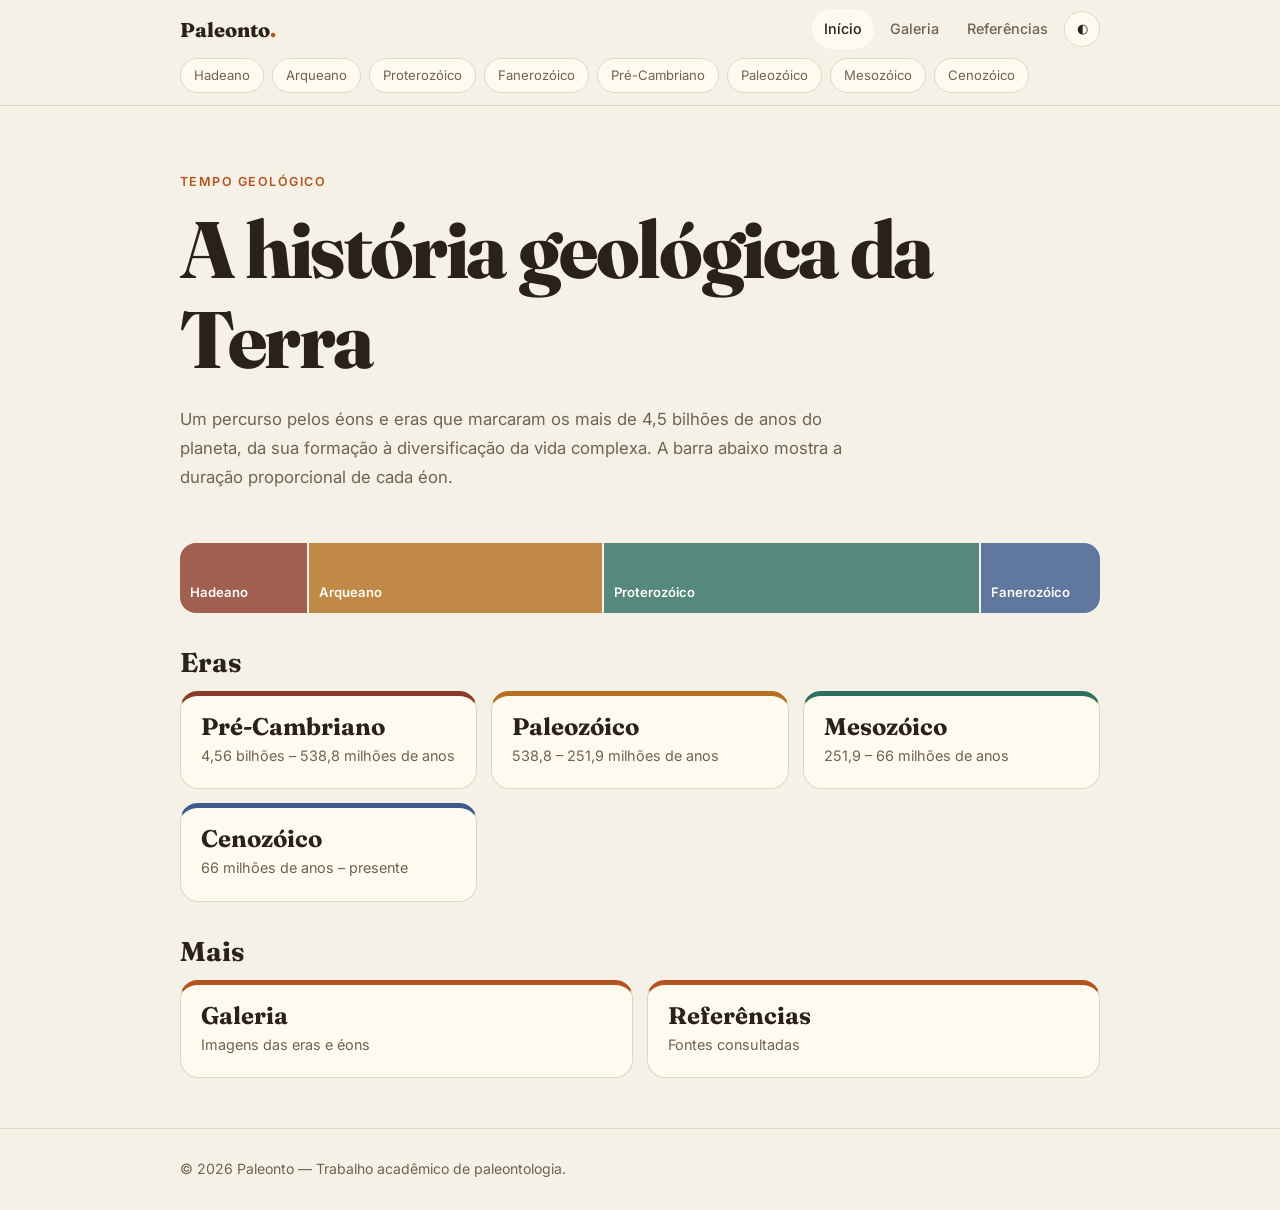
<file: index.html>
<!DOCTYPE html>
<html lang="pt-BR"><head><meta charset="utf-8"><meta name="viewport" content="width=device-width,initial-scale=1">
<title>Início — Paleonto</title>
<link href="https://fonts.googleapis.com/css2?family=Fraunces:wght@600;800&family=Inter:wght@400;500;600&display=swap" rel="stylesheet">
<link rel="stylesheet" href="style.css"></head>
<body>
<header><div class="w bar"><a class="logo" href="index.html">Paleonto<span>.</span></a><nav class="top"><a href="index.html" class="on">Início</a><a href="galeria.html">Galeria</a><a href="referencias.html">Referências</a><button id="tg" aria-label="Alternar tema">◐</button></nav></div><div class="trail"><a href="hadeano.html" style="--k:var(--c1)">Hadeano</a><a href="arqueano.html" style="--k:var(--c2)">Arqueano</a><a href="proterozoico.html" style="--k:var(--c3)">Proterozóico</a><a href="fanerozoico.html" style="--k:var(--c4)">Fanerozóico</a><a href="precambriano.html" style="--k:var(--c1)">Pré-Cambriano</a><a href="paleozoico.html" style="--k:var(--c2)">Paleozóico</a><a href="mesozoico.html" style="--k:var(--c3)">Mesozóico</a><a href="cenozoico.html" style="--k:var(--c4)">Cenozóico</a></div></header>
<main class="w"><div class="hero"><span class="tag">Tempo geológico</span><h1>A história geológica da Terra</h1><p class="sub">Um percurso pelos éons e eras que marcaram os mais de 4,5 bilhões de anos do planeta, da sua formação à diversificação da vida complexa. A barra abaixo mostra a duração proporcional de cada éon.</p></div><div class="map"><a href="hadeano.html" style="flex:13;background:var(--c1)">Hadeano</a><a href="arqueano.html" style="flex:33;background:var(--c2)">Arqueano</a><a href="proterozoico.html" style="flex:43;background:var(--c3)">Proterozóico</a><a href="fanerozoico.html" style="flex:12;background:var(--c4)">Fanerozóico</a></div><h2>Eras</h2><div class="cards"><a class="card" href="precambriano.html" style="--k:var(--c1)"><h3>Pré-Cambriano</h3><span>4,56 bilhões – 538,8 milhões de anos</span></a><a class="card" href="paleozoico.html" style="--k:var(--c2)"><h3>Paleozóico</h3><span>538,8 – 251,9 milhões de anos</span></a><a class="card" href="mesozoico.html" style="--k:var(--c3)"><h3>Mesozóico</h3><span>251,9 – 66 milhões de anos</span></a><a class="card" href="cenozoico.html" style="--k:var(--c4)"><h3>Cenozóico</h3><span>66 milhões de anos – presente</span></a></div><h2>Mais</h2><div class="cards"><a class="card" href="galeria.html" style="--k:var(--accent)"><h3>Galeria</h3><span>Imagens das eras e éons</span></a><a class="card" href="referencias.html" style="--k:var(--accent)"><h3>Referências</h3><span>Fontes consultadas</span></a></div><div style="height:50px"></div></main>
<footer><div class="w">© 2026 Paleonto — Trabalho acadêmico de paleontologia.</div></footer>
<script src="script.js"></script></body></html>
</file>
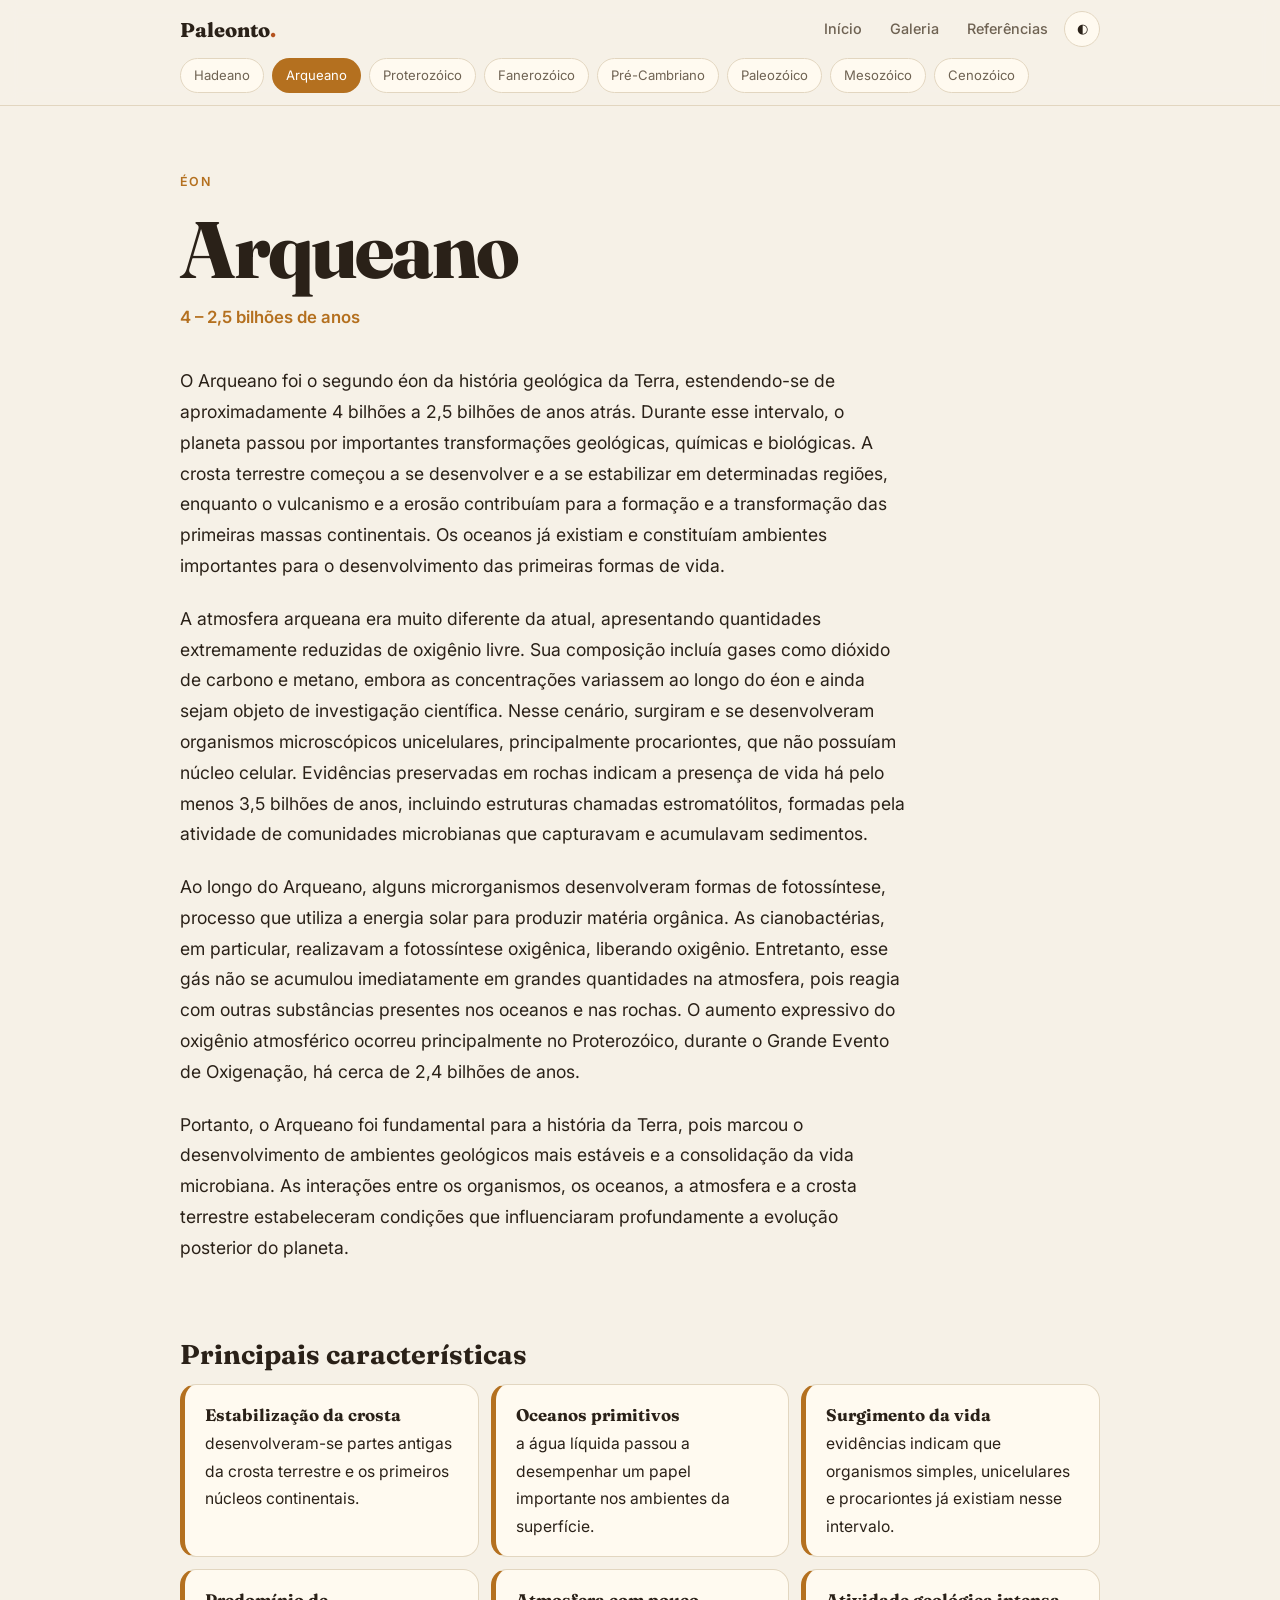
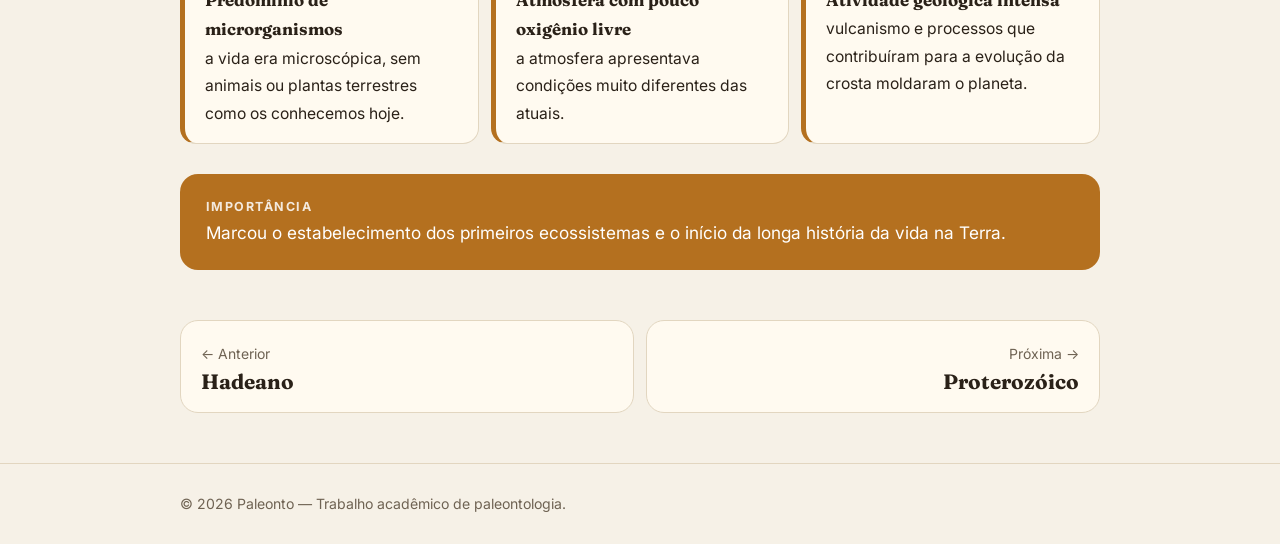
<file: arqueano.html>
<!DOCTYPE html>
<html lang="pt-BR"><head><meta charset="utf-8"><meta name="viewport" content="width=device-width,initial-scale=1">
<title>Arqueano — Paleonto</title>
<link href="https://fonts.googleapis.com/css2?family=Fraunces:wght@600;800&family=Inter:wght@400;500;600&display=swap" rel="stylesheet">
<link rel="stylesheet" href="style.css"></head>
<body style="--k:var(--c2)">
<header><div class="w bar"><a class="logo" href="index.html">Paleonto<span>.</span></a><nav class="top"><a href="index.html">Início</a><a href="galeria.html">Galeria</a><a href="referencias.html">Referências</a><button id="tg" aria-label="Alternar tema">◐</button></nav></div><div class="trail"><a href="hadeano.html" style="--k:var(--c1)">Hadeano</a><a href="arqueano.html" class="on" style="--k:var(--c2)">Arqueano</a><a href="proterozoico.html" style="--k:var(--c3)">Proterozóico</a><a href="fanerozoico.html" style="--k:var(--c4)">Fanerozóico</a><a href="precambriano.html" style="--k:var(--c1)">Pré-Cambriano</a><a href="paleozoico.html" style="--k:var(--c2)">Paleozóico</a><a href="mesozoico.html" style="--k:var(--c3)">Mesozóico</a><a href="cenozoico.html" style="--k:var(--c4)">Cenozóico</a></div></header>
<main class="w"><div class="hero"><span class="tag">Éon</span><h1>Arqueano</h1><div class="age">4 – 2,5 bilhões de anos</div></div><div class="txt"><p>O Arqueano foi o segundo éon da história geológica da Terra, estendendo-se de aproximadamente 4 bilhões a 2,5 bilhões de anos atrás. Durante esse intervalo, o planeta passou por importantes transformações geológicas, químicas e biológicas. A crosta terrestre começou a se desenvolver e a se estabilizar em determinadas regiões, enquanto o vulcanismo e a erosão contribuíam para a formação e a transformação das primeiras massas continentais. Os oceanos já existiam e constituíam ambientes importantes para o desenvolvimento das primeiras formas de vida.</p><p>A atmosfera arqueana era muito diferente da atual, apresentando quantidades extremamente reduzidas de oxigênio livre. Sua composição incluía gases como dióxido de carbono e metano, embora as concentrações variassem ao longo do éon e ainda sejam objeto de investigação científica. Nesse cenário, surgiram e se desenvolveram organismos microscópicos unicelulares, principalmente procariontes, que não possuíam núcleo celular. Evidências preservadas em rochas indicam a presença de vida há pelo menos 3,5 bilhões de anos, incluindo estruturas chamadas estromatólitos, formadas pela atividade de comunidades microbianas que capturavam e acumulavam sedimentos.</p><p>Ao longo do Arqueano, alguns microrganismos desenvolveram formas de fotossíntese, processo que utiliza a energia solar para produzir matéria orgânica. As cianobactérias, em particular, realizavam a fotossíntese oxigênica, liberando oxigênio. Entretanto, esse gás não se acumulou imediatamente em grandes quantidades na atmosfera, pois reagia com outras substâncias presentes nos oceanos e nas rochas. O aumento expressivo do oxigênio atmosférico ocorreu principalmente no Proterozóico, durante o Grande Evento de Oxigenação, há cerca de 2,4 bilhões de anos.</p><p>Portanto, o Arqueano foi fundamental para a história da Terra, pois marcou o desenvolvimento de ambientes geológicos mais estáveis e a consolidação da vida microbiana. As interações entre os organismos, os oceanos, a atmosfera e a crosta terrestre estabeleceram condições que influenciaram profundamente a evolução posterior do planeta.</p></div><h2>Principais características</h2><div class="bl"><div><b>Estabilização da crosta</b>desenvolveram-se partes antigas da crosta terrestre e os primeiros núcleos continentais.</div><div><b>Oceanos primitivos</b>a água líquida passou a desempenhar um papel importante nos ambientes da superfície.</div><div><b>Surgimento da vida</b>evidências indicam que organismos simples, unicelulares e procariontes já existiam nesse intervalo.</div><div><b>Predomínio de microrganismos</b>a vida era microscópica, sem animais ou plantas terrestres como os conhecemos hoje.</div><div><b>Atmosfera com pouco oxigênio livre</b>a atmosfera apresentava condições muito diferentes das atuais.</div><div><b>Atividade geológica intensa</b>vulcanismo e processos que contribuíram para a evolução da crosta moldaram o planeta.</div></div><div class="imp"><b>Importância</b>Marcou o estabelecimento dos primeiros ecossistemas e o início da longa história da vida na Terra.</div><div class="pn"><a href="hadeano.html"><small>← Anterior</small><b>Hadeano</b></a><a href="proterozoico.html"><small>Próxima →</small><b>Proterozóico</b></a></div></main>
<footer><div class="w">© 2026 Paleonto — Trabalho acadêmico de paleontologia.</div></footer>
<script src="script.js"></script></body></html>
</file>
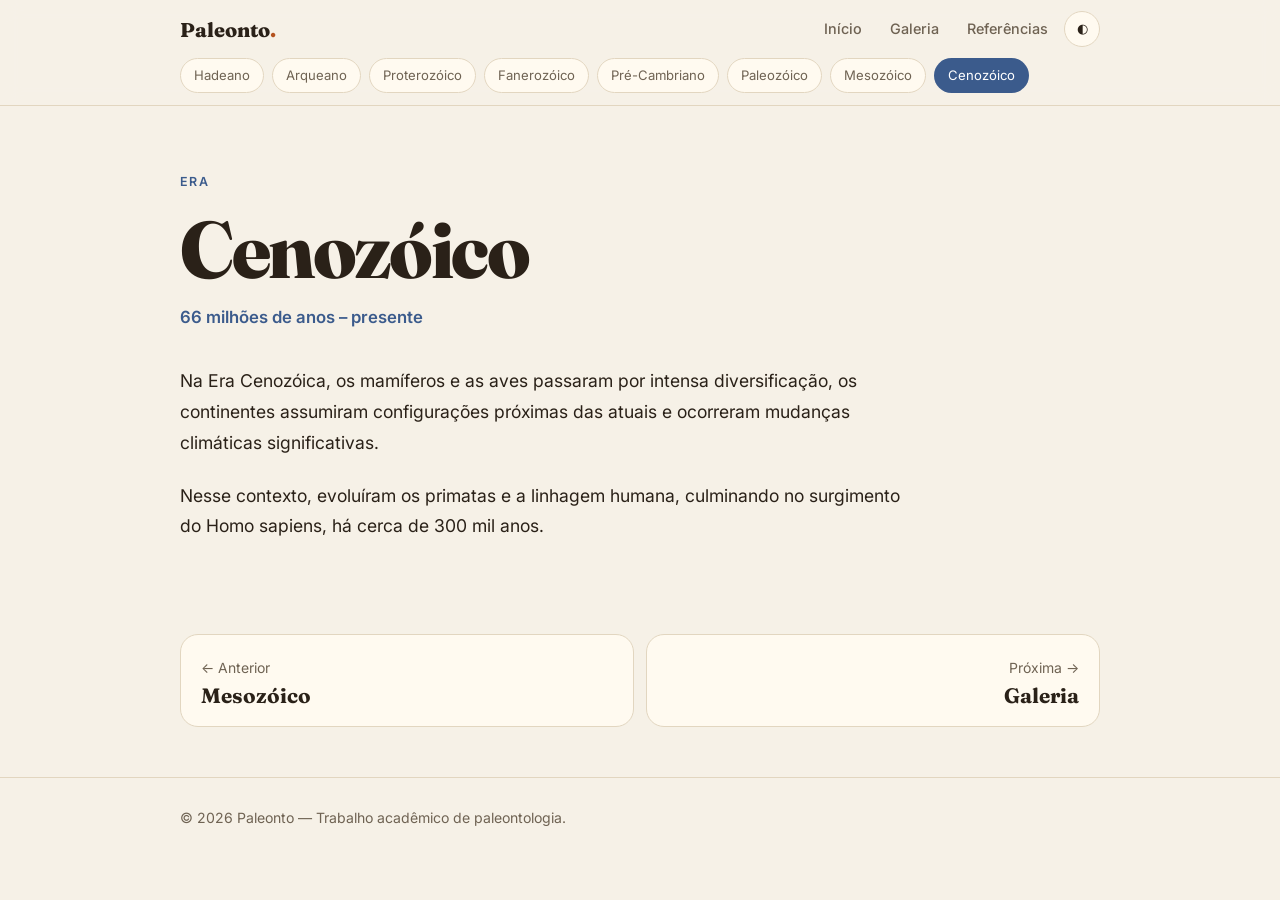
<file: cenozoico.html>
<!DOCTYPE html>
<html lang="pt-BR"><head><meta charset="utf-8"><meta name="viewport" content="width=device-width,initial-scale=1">
<title>Cenozóico — Paleonto</title>
<link href="https://fonts.googleapis.com/css2?family=Fraunces:wght@600;800&family=Inter:wght@400;500;600&display=swap" rel="stylesheet">
<link rel="stylesheet" href="style.css"></head>
<body style="--k:var(--c4)">
<header><div class="w bar"><a class="logo" href="index.html">Paleonto<span>.</span></a><nav class="top"><a href="index.html">Início</a><a href="galeria.html">Galeria</a><a href="referencias.html">Referências</a><button id="tg" aria-label="Alternar tema">◐</button></nav></div><div class="trail"><a href="hadeano.html" style="--k:var(--c1)">Hadeano</a><a href="arqueano.html" style="--k:var(--c2)">Arqueano</a><a href="proterozoico.html" style="--k:var(--c3)">Proterozóico</a><a href="fanerozoico.html" style="--k:var(--c4)">Fanerozóico</a><a href="precambriano.html" style="--k:var(--c1)">Pré-Cambriano</a><a href="paleozoico.html" style="--k:var(--c2)">Paleozóico</a><a href="mesozoico.html" style="--k:var(--c3)">Mesozóico</a><a href="cenozoico.html" class="on" style="--k:var(--c4)">Cenozóico</a></div></header>
<main class="w"><div class="hero"><span class="tag">Era</span><h1>Cenozóico</h1><div class="age">66 milhões de anos – presente</div></div><div class="txt"><p>Na Era Cenozóica, os mamíferos e as aves passaram por intensa diversificação, os continentes assumiram configurações próximas das atuais e ocorreram mudanças climáticas significativas.</p><p>Nesse contexto, evoluíram os primatas e a linhagem humana, culminando no surgimento do Homo sapiens, há cerca de 300 mil anos.</p></div><div class="pn"><a href="mesozoico.html"><small>← Anterior</small><b>Mesozóico</b></a><a href="galeria.html"><small>Próxima →</small><b>Galeria</b></a></div></main>
<footer><div class="w">© 2026 Paleonto — Trabalho acadêmico de paleontologia.</div></footer>
<script src="script.js"></script></body></html>
</file>
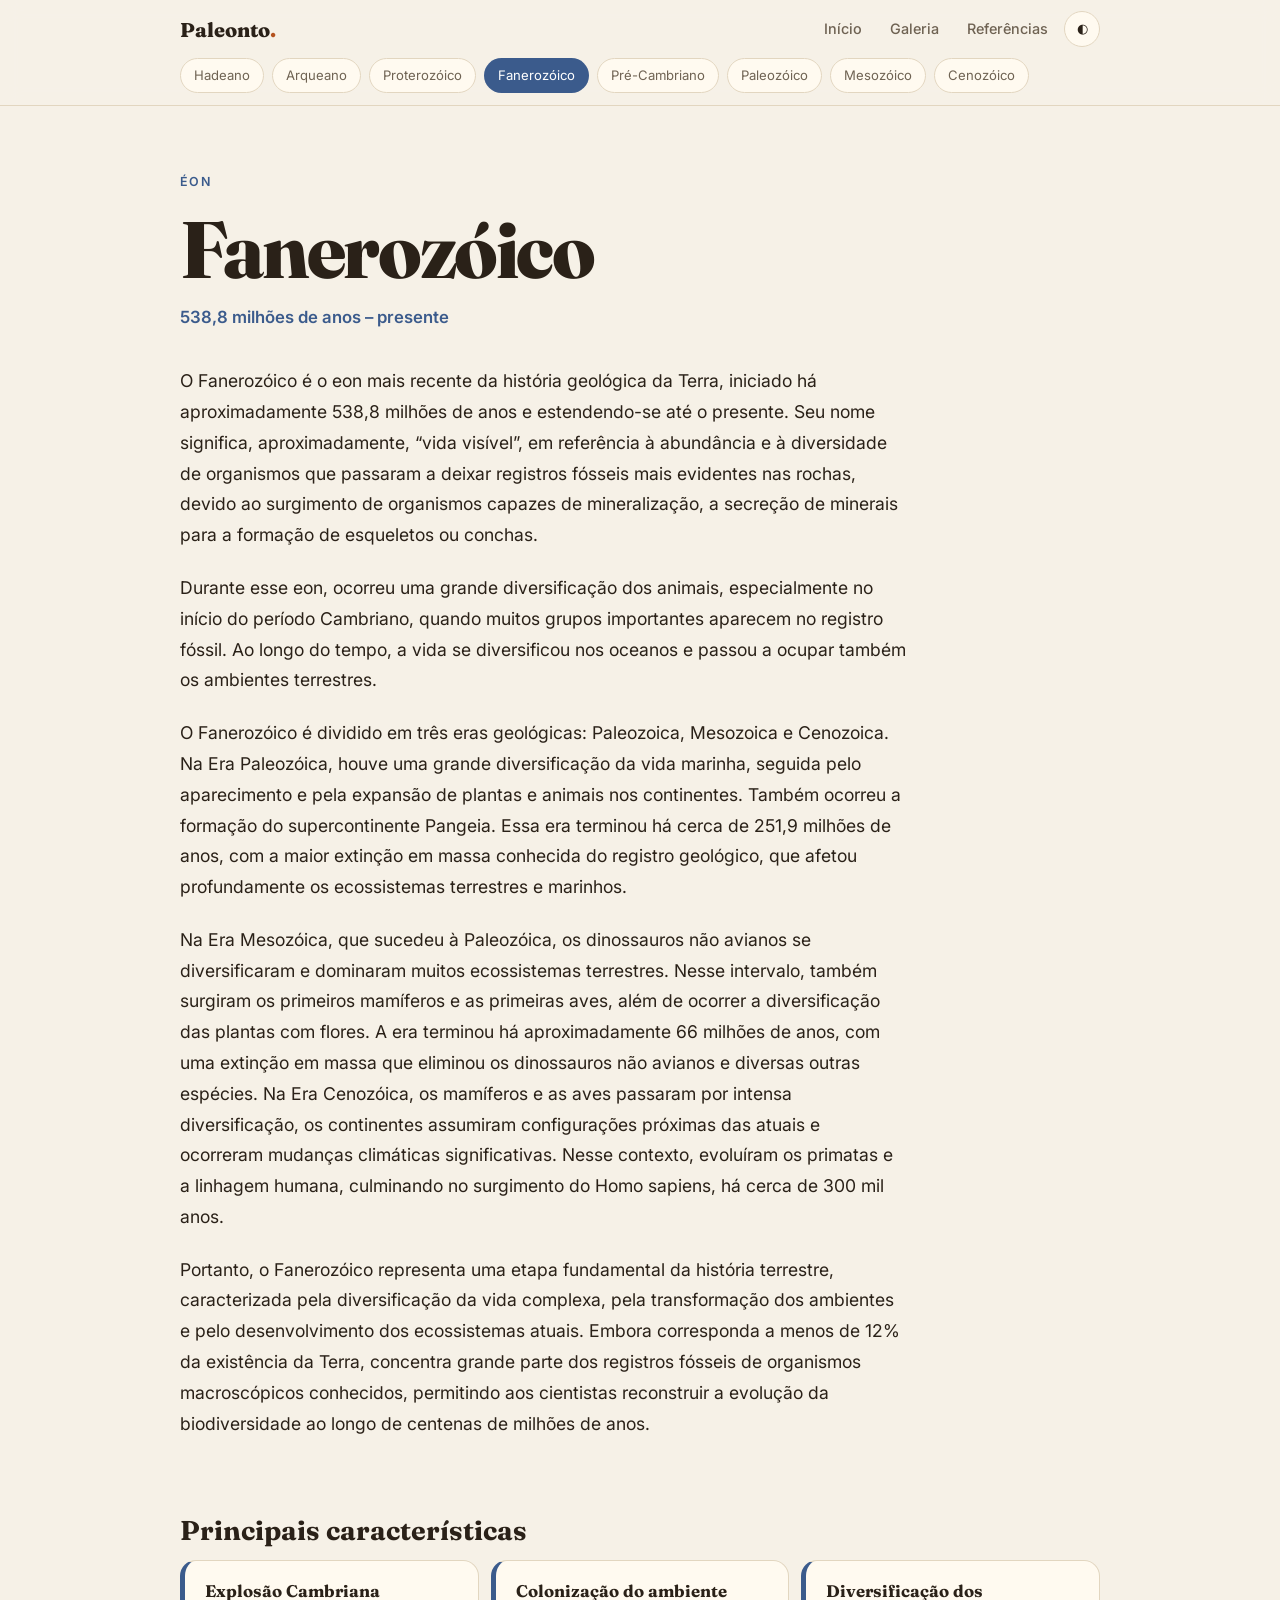
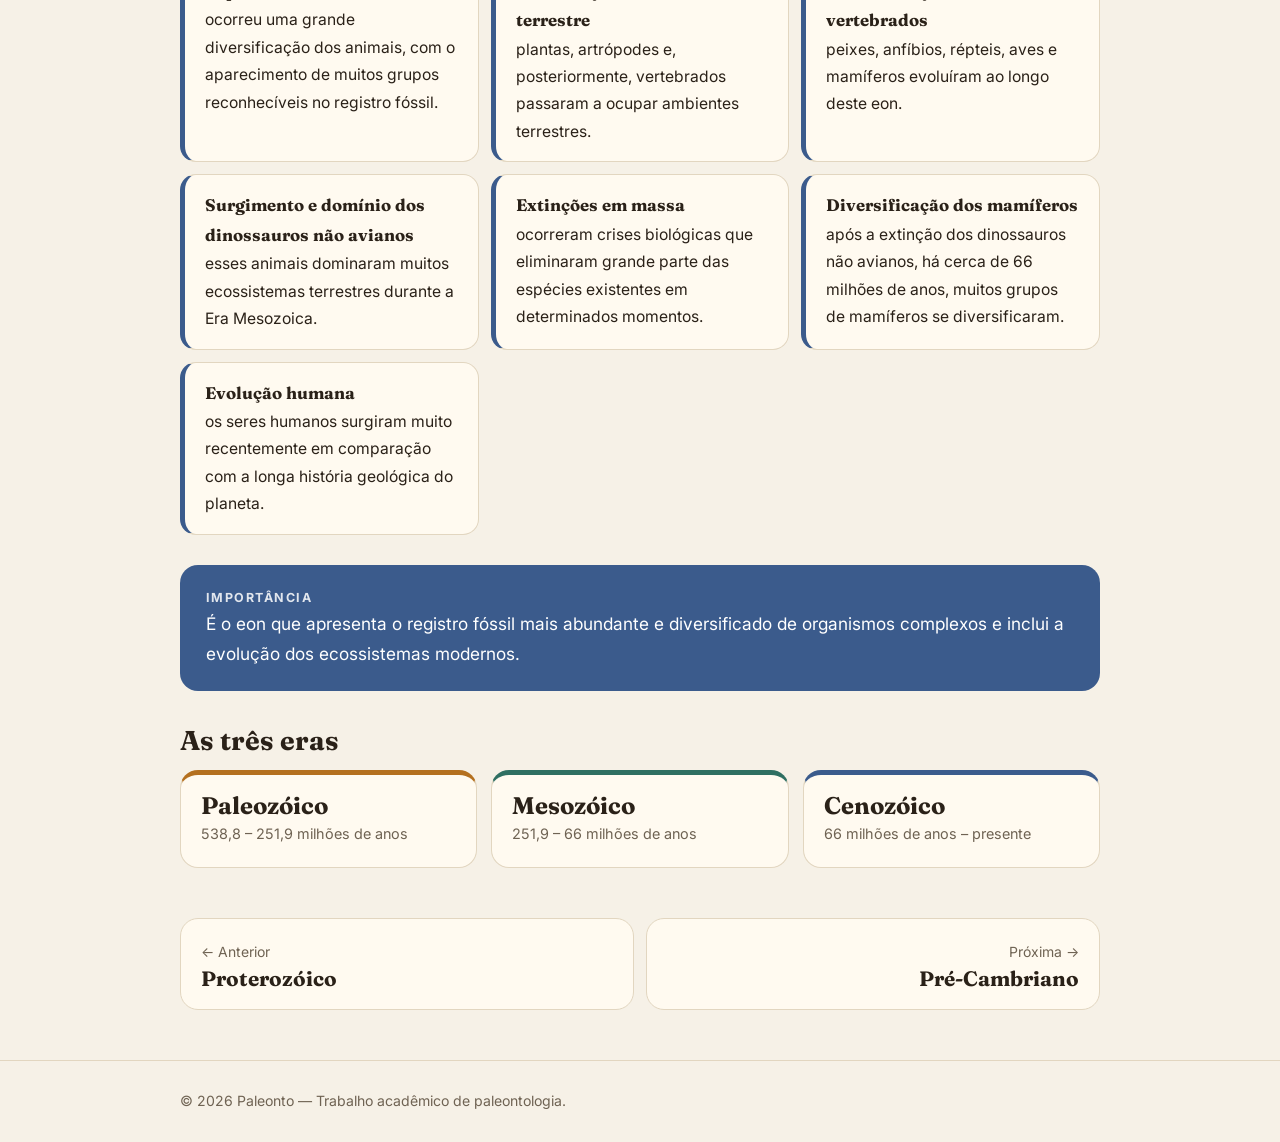
<file: fanerozoico.html>
<!DOCTYPE html>
<html lang="pt-BR"><head><meta charset="utf-8"><meta name="viewport" content="width=device-width,initial-scale=1">
<title>Fanerozóico — Paleonto</title>
<link href="https://fonts.googleapis.com/css2?family=Fraunces:wght@600;800&family=Inter:wght@400;500;600&display=swap" rel="stylesheet">
<link rel="stylesheet" href="style.css"></head>
<body style="--k:var(--c4)">
<header><div class="w bar"><a class="logo" href="index.html">Paleonto<span>.</span></a><nav class="top"><a href="index.html">Início</a><a href="galeria.html">Galeria</a><a href="referencias.html">Referências</a><button id="tg" aria-label="Alternar tema">◐</button></nav></div><div class="trail"><a href="hadeano.html" style="--k:var(--c1)">Hadeano</a><a href="arqueano.html" style="--k:var(--c2)">Arqueano</a><a href="proterozoico.html" style="--k:var(--c3)">Proterozóico</a><a href="fanerozoico.html" class="on" style="--k:var(--c4)">Fanerozóico</a><a href="precambriano.html" style="--k:var(--c1)">Pré-Cambriano</a><a href="paleozoico.html" style="--k:var(--c2)">Paleozóico</a><a href="mesozoico.html" style="--k:var(--c3)">Mesozóico</a><a href="cenozoico.html" style="--k:var(--c4)">Cenozóico</a></div></header>
<main class="w"><div class="hero"><span class="tag">Éon</span><h1>Fanerozóico</h1><div class="age">538,8 milhões de anos – presente</div></div><div class="txt"><p>O Fanerozóico é o eon mais recente da história geológica da Terra, iniciado há aproximadamente 538,8 milhões de anos e estendendo-se até o presente. Seu nome significa, aproximadamente, “vida visível”, em referência à abundância e à diversidade de organismos que passaram a deixar registros fósseis mais evidentes nas rochas, devido ao surgimento de organismos capazes de mineralização, a secreção de minerais para a formação de esqueletos ou conchas.</p><p>Durante esse eon, ocorreu uma grande diversificação dos animais, especialmente no início do período Cambriano, quando muitos grupos importantes aparecem no registro fóssil. Ao longo do tempo, a vida se diversificou nos oceanos e passou a ocupar também os ambientes terrestres.</p><p>O Fanerozóico é dividido em três eras geológicas: Paleozoica, Mesozoica e Cenozoica. Na Era Paleozóica, houve uma grande diversificação da vida marinha, seguida pelo aparecimento e pela expansão de plantas e animais nos continentes. Também ocorreu a formação do supercontinente Pangeia. Essa era terminou há cerca de 251,9 milhões de anos, com a maior extinção em massa conhecida do registro geológico, que afetou profundamente os ecossistemas terrestres e marinhos.</p><p>Na Era Mesozóica, que sucedeu à Paleozóica, os dinossauros não avianos se diversificaram e dominaram muitos ecossistemas terrestres. Nesse intervalo, também surgiram os primeiros mamíferos e as primeiras aves, além de ocorrer a diversificação das plantas com flores. A era terminou há aproximadamente 66 milhões de anos, com uma extinção em massa que eliminou os dinossauros não avianos e diversas outras espécies. Na Era Cenozóica, os mamíferos e as aves passaram por intensa diversificação, os continentes assumiram configurações próximas das atuais e ocorreram mudanças climáticas significativas. Nesse contexto, evoluíram os primatas e a linhagem humana, culminando no surgimento do Homo sapiens, há cerca de 300 mil anos.</p><p>Portanto, o Fanerozóico representa uma etapa fundamental da história terrestre, caracterizada pela diversificação da vida complexa, pela transformação dos ambientes e pelo desenvolvimento dos ecossistemas atuais. Embora corresponda a menos de 12% da existência da Terra, concentra grande parte dos registros fósseis de organismos macroscópicos conhecidos, permitindo aos cientistas reconstruir a evolução da biodiversidade ao longo de centenas de milhões de anos.</p></div><h2>Principais características</h2><div class="bl"><div><b>Explosão Cambriana</b>ocorreu uma grande diversificação dos animais, com o aparecimento de muitos grupos reconhecíveis no registro fóssil.</div><div><b>Colonização do ambiente terrestre</b>plantas, artrópodes e, posteriormente, vertebrados passaram a ocupar ambientes terrestres.</div><div><b>Diversificação dos vertebrados</b>peixes, anfíbios, répteis, aves e mamíferos evoluíram ao longo deste eon.</div><div><b>Surgimento e domínio dos dinossauros não avianos</b>esses animais dominaram muitos ecossistemas terrestres durante a Era Mesozoica.</div><div><b>Extinções em massa</b>ocorreram crises biológicas que eliminaram grande parte das espécies existentes em determinados momentos.</div><div><b>Diversificação dos mamíferos</b>após a extinção dos dinossauros não avianos, há cerca de 66 milhões de anos, muitos grupos de mamíferos se diversificaram.</div><div><b>Evolução humana</b>os seres humanos surgiram muito recentemente em comparação com a longa história geológica do planeta.</div></div><div class="imp"><b>Importância</b>É o eon que apresenta o registro fóssil mais abundante e diversificado de organismos complexos e inclui a evolução dos ecossistemas modernos.</div><h2>As três eras</h2><div class="cards"><a class="card" href="paleozoico.html" style="--k:var(--c2)"><h3>Paleozóico</h3><span>538,8 – 251,9 milhões de anos</span></a><a class="card" href="mesozoico.html" style="--k:var(--c3)"><h3>Mesozóico</h3><span>251,9 – 66 milhões de anos</span></a><a class="card" href="cenozoico.html" style="--k:var(--c4)"><h3>Cenozóico</h3><span>66 milhões de anos – presente</span></a></div><div class="pn"><a href="proterozoico.html"><small>← Anterior</small><b>Proterozóico</b></a><a href="precambriano.html"><small>Próxima →</small><b>Pré-Cambriano</b></a></div></main>
<footer><div class="w">© 2026 Paleonto — Trabalho acadêmico de paleontologia.</div></footer>
<script src="script.js"></script></body></html>
</file>
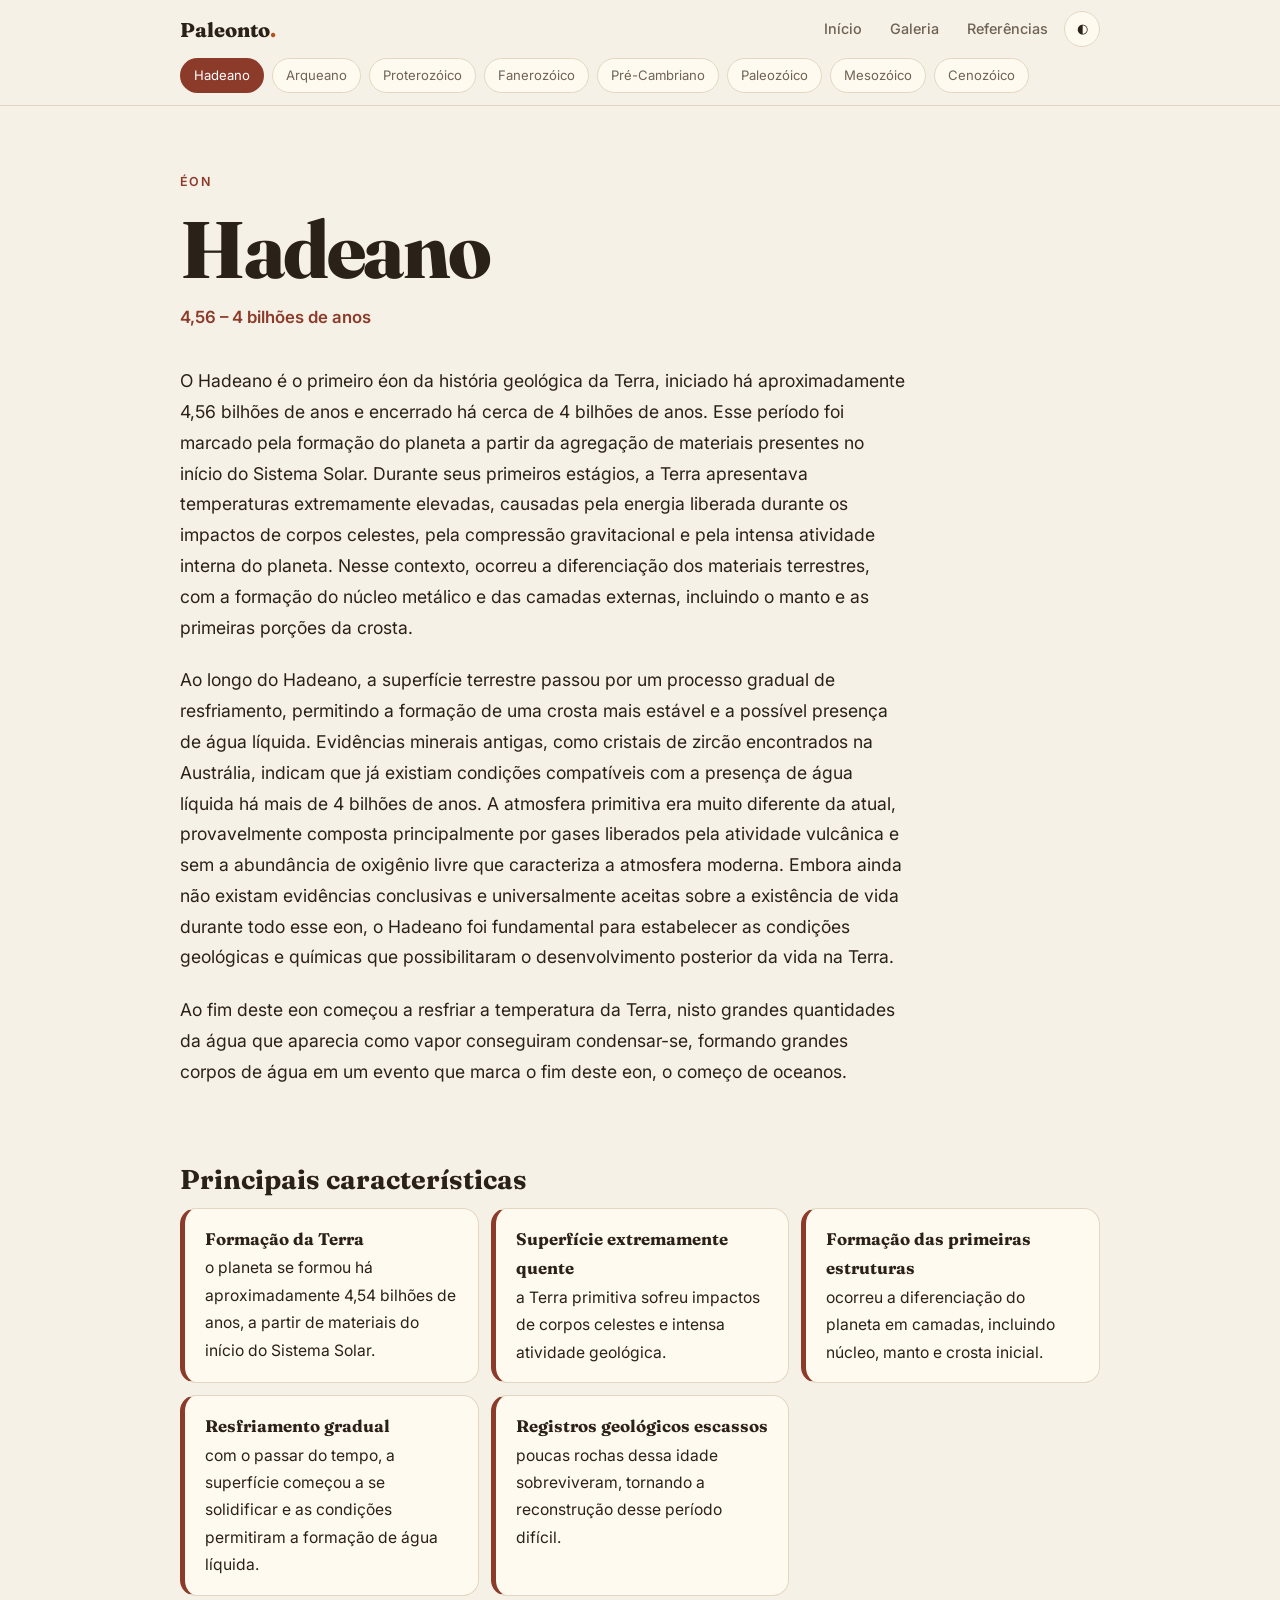
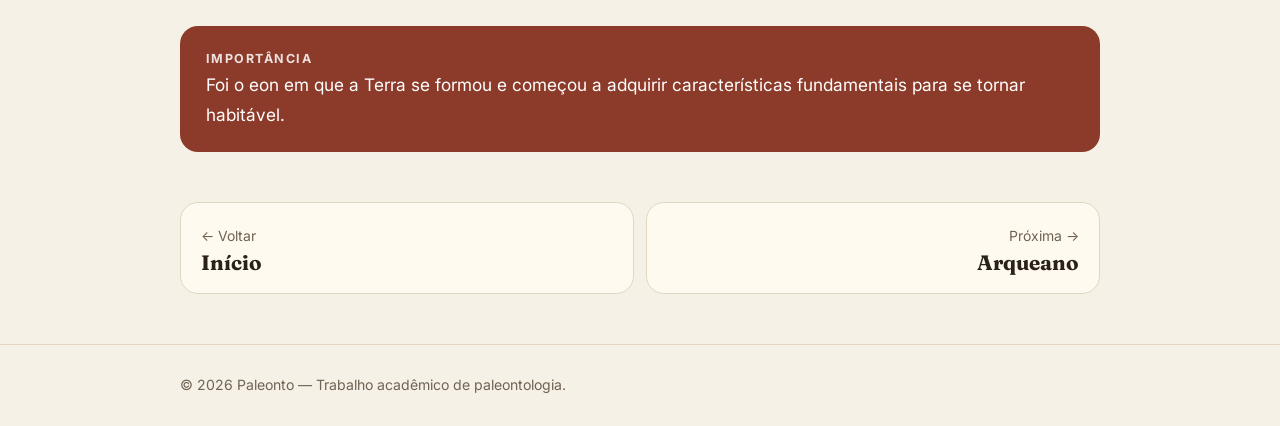
<file: hadeano.html>
<!DOCTYPE html>
<html lang="pt-BR"><head><meta charset="utf-8"><meta name="viewport" content="width=device-width,initial-scale=1">
<title>Hadeano — Paleonto</title>
<link href="https://fonts.googleapis.com/css2?family=Fraunces:wght@600;800&family=Inter:wght@400;500;600&display=swap" rel="stylesheet">
<link rel="stylesheet" href="style.css"></head>
<body style="--k:var(--c1)">
<header><div class="w bar"><a class="logo" href="index.html">Paleonto<span>.</span></a><nav class="top"><a href="index.html">Início</a><a href="galeria.html">Galeria</a><a href="referencias.html">Referências</a><button id="tg" aria-label="Alternar tema">◐</button></nav></div><div class="trail"><a href="hadeano.html" class="on" style="--k:var(--c1)">Hadeano</a><a href="arqueano.html" style="--k:var(--c2)">Arqueano</a><a href="proterozoico.html" style="--k:var(--c3)">Proterozóico</a><a href="fanerozoico.html" style="--k:var(--c4)">Fanerozóico</a><a href="precambriano.html" style="--k:var(--c1)">Pré-Cambriano</a><a href="paleozoico.html" style="--k:var(--c2)">Paleozóico</a><a href="mesozoico.html" style="--k:var(--c3)">Mesozóico</a><a href="cenozoico.html" style="--k:var(--c4)">Cenozóico</a></div></header>
<main class="w"><div class="hero"><span class="tag">Éon</span><h1>Hadeano</h1><div class="age">4,56 – 4 bilhões de anos</div></div><div class="txt"><p>O Hadeano é o primeiro éon da história geológica da Terra, iniciado há aproximadamente 4,56 bilhões de anos e encerrado há cerca de 4 bilhões de anos. Esse período foi marcado pela formação do planeta a partir da agregação de materiais presentes no início do Sistema Solar. Durante seus primeiros estágios, a Terra apresentava temperaturas extremamente elevadas, causadas pela energia liberada durante os impactos de corpos celestes, pela compressão gravitacional e pela intensa atividade interna do planeta. Nesse contexto, ocorreu a diferenciação dos materiais terrestres, com a formação do núcleo metálico e das camadas externas, incluindo o manto e as primeiras porções da crosta.</p><p>Ao longo do Hadeano, a superfície terrestre passou por um processo gradual de resfriamento, permitindo a formação de uma crosta mais estável e a possível presença de água líquida. Evidências minerais antigas, como cristais de zircão encontrados na Austrália, indicam que já existiam condições compatíveis com a presença de água líquida há mais de 4 bilhões de anos. A atmosfera primitiva era muito diferente da atual, provavelmente composta principalmente por gases liberados pela atividade vulcânica e sem a abundância de oxigênio livre que caracteriza a atmosfera moderna. Embora ainda não existam evidências conclusivas e universalmente aceitas sobre a existência de vida durante todo esse eon, o Hadeano foi fundamental para estabelecer as condições geológicas e químicas que possibilitaram o desenvolvimento posterior da vida na Terra.</p><p>Ao fim deste eon começou a resfriar a temperatura da Terra, nisto grandes quantidades da água que aparecia como vapor conseguiram condensar-se, formando grandes corpos de água em um evento que marca o fim deste eon, o começo de oceanos.</p></div><h2>Principais características</h2><div class="bl"><div><b>Formação da Terra</b>o planeta se formou há aproximadamente 4,54 bilhões de anos, a partir de materiais do início do Sistema Solar.</div><div><b>Superfície extremamente quente</b>a Terra primitiva sofreu impactos de corpos celestes e intensa atividade geológica.</div><div><b>Formação das primeiras estruturas</b>ocorreu a diferenciação do planeta em camadas, incluindo núcleo, manto e crosta inicial.</div><div><b>Resfriamento gradual</b>com o passar do tempo, a superfície começou a se solidificar e as condições permitiram a formação de água líquida.</div><div><b>Registros geológicos escassos</b>poucas rochas dessa idade sobreviveram, tornando a reconstrução desse período difícil.</div></div><div class="imp"><b>Importância</b>Foi o eon em que a Terra se formou e começou a adquirir características fundamentais para se tornar habitável.</div><div class="pn"><a href="index.html"><small>← Voltar</small><b>Início</b></a><a href="arqueano.html"><small>Próxima →</small><b>Arqueano</b></a></div></main>
<footer><div class="w">© 2026 Paleonto — Trabalho acadêmico de paleontologia.</div></footer>
<script src="script.js"></script></body></html>
</file>
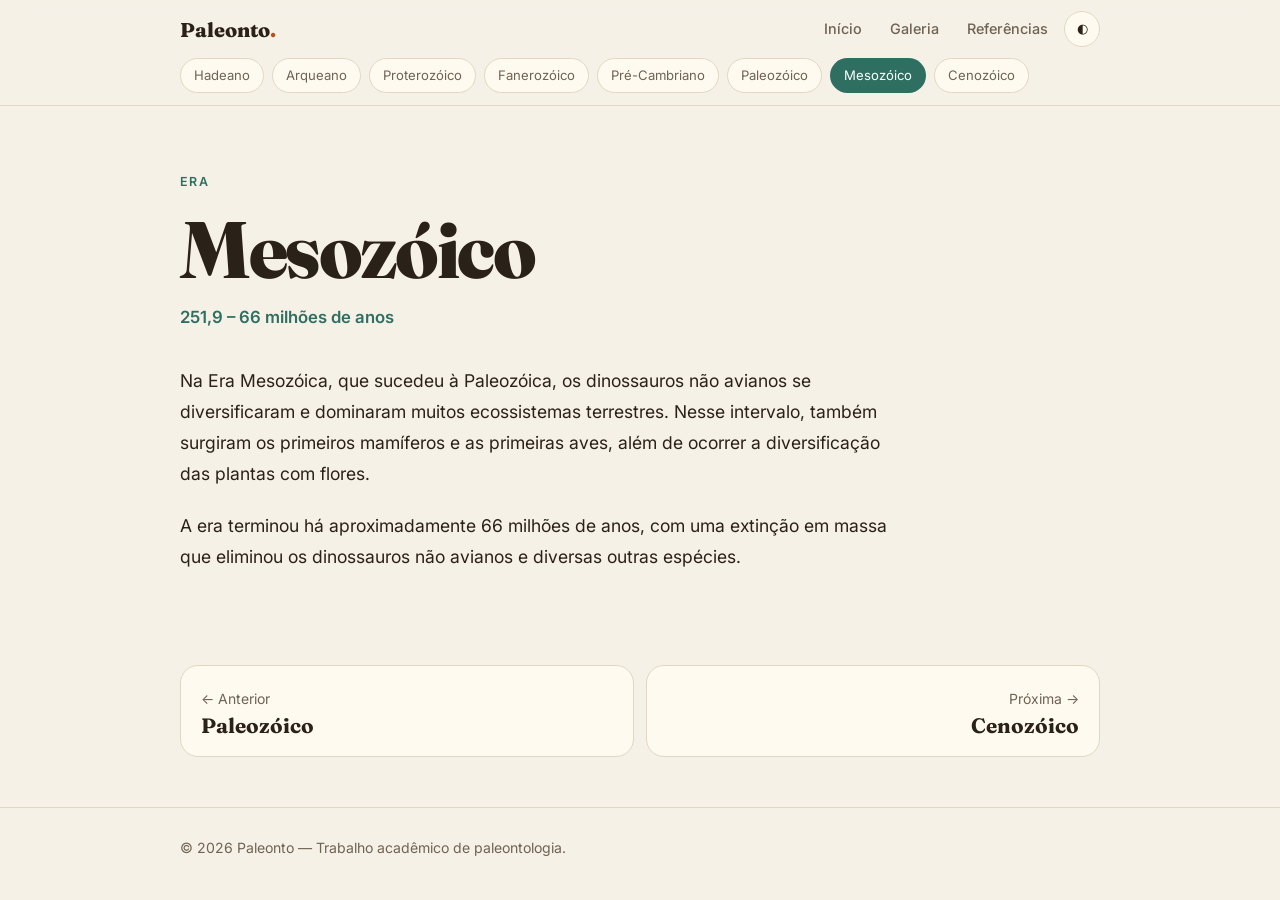
<file: mesozoico.html>
<!DOCTYPE html>
<html lang="pt-BR"><head><meta charset="utf-8"><meta name="viewport" content="width=device-width,initial-scale=1">
<title>Mesozóico — Paleonto</title>
<link href="https://fonts.googleapis.com/css2?family=Fraunces:wght@600;800&family=Inter:wght@400;500;600&display=swap" rel="stylesheet">
<link rel="stylesheet" href="style.css"></head>
<body style="--k:var(--c3)">
<header><div class="w bar"><a class="logo" href="index.html">Paleonto<span>.</span></a><nav class="top"><a href="index.html">Início</a><a href="galeria.html">Galeria</a><a href="referencias.html">Referências</a><button id="tg" aria-label="Alternar tema">◐</button></nav></div><div class="trail"><a href="hadeano.html" style="--k:var(--c1)">Hadeano</a><a href="arqueano.html" style="--k:var(--c2)">Arqueano</a><a href="proterozoico.html" style="--k:var(--c3)">Proterozóico</a><a href="fanerozoico.html" style="--k:var(--c4)">Fanerozóico</a><a href="precambriano.html" style="--k:var(--c1)">Pré-Cambriano</a><a href="paleozoico.html" style="--k:var(--c2)">Paleozóico</a><a href="mesozoico.html" class="on" style="--k:var(--c3)">Mesozóico</a><a href="cenozoico.html" style="--k:var(--c4)">Cenozóico</a></div></header>
<main class="w"><div class="hero"><span class="tag">Era</span><h1>Mesozóico</h1><div class="age">251,9 – 66 milhões de anos</div></div><div class="txt"><p>Na Era Mesozóica, que sucedeu à Paleozóica, os dinossauros não avianos se diversificaram e dominaram muitos ecossistemas terrestres. Nesse intervalo, também surgiram os primeiros mamíferos e as primeiras aves, além de ocorrer a diversificação das plantas com flores.</p><p>A era terminou há aproximadamente 66 milhões de anos, com uma extinção em massa que eliminou os dinossauros não avianos e diversas outras espécies.</p></div><div class="pn"><a href="paleozoico.html"><small>← Anterior</small><b>Paleozóico</b></a><a href="cenozoico.html"><small>Próxima →</small><b>Cenozóico</b></a></div></main>
<footer><div class="w">© 2026 Paleonto — Trabalho acadêmico de paleontologia.</div></footer>
<script src="script.js"></script></body></html>
</file>
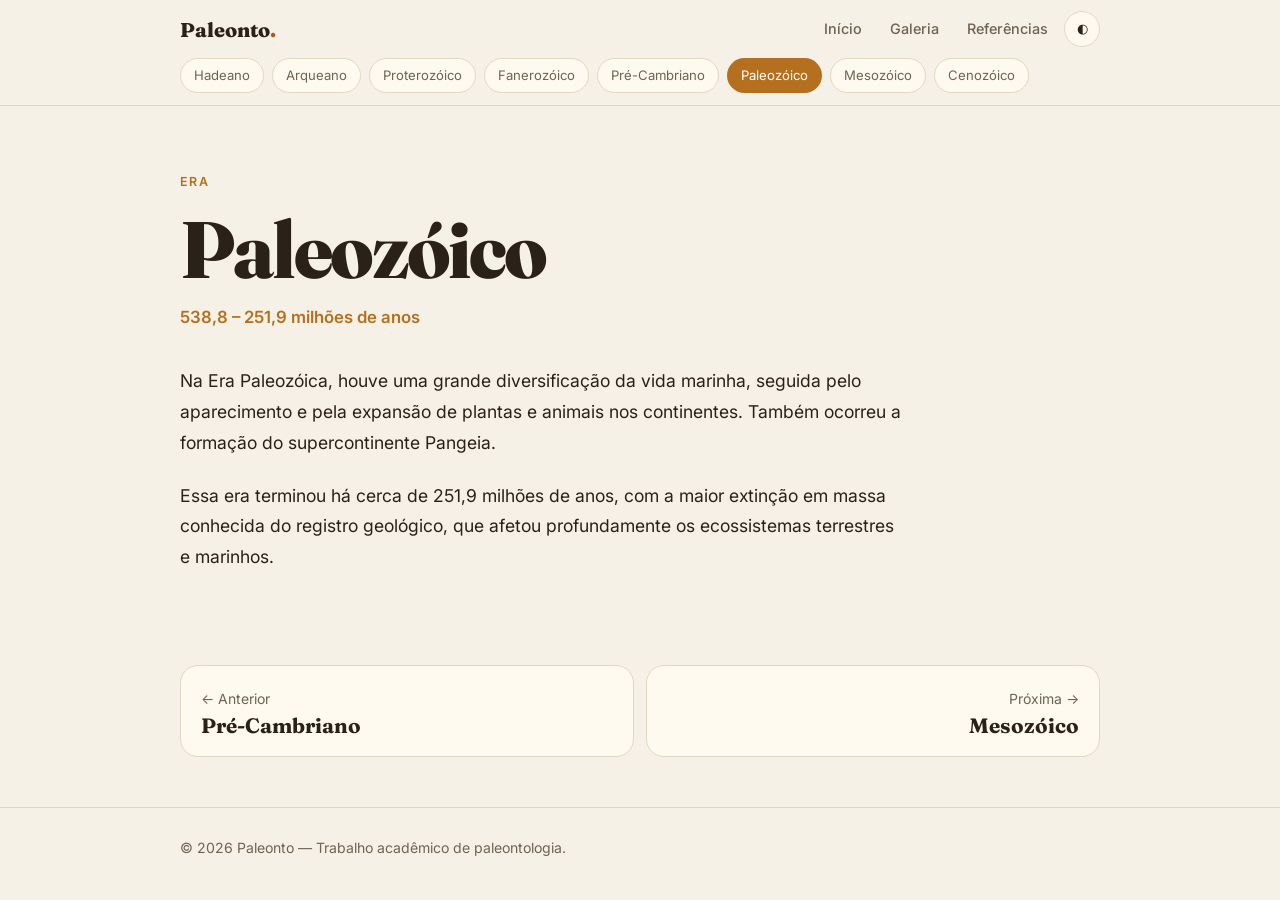
<file: paleozoico.html>
<!DOCTYPE html>
<html lang="pt-BR"><head><meta charset="utf-8"><meta name="viewport" content="width=device-width,initial-scale=1">
<title>Paleozóico — Paleonto</title>
<link href="https://fonts.googleapis.com/css2?family=Fraunces:wght@600;800&family=Inter:wght@400;500;600&display=swap" rel="stylesheet">
<link rel="stylesheet" href="style.css"></head>
<body style="--k:var(--c2)">
<header><div class="w bar"><a class="logo" href="index.html">Paleonto<span>.</span></a><nav class="top"><a href="index.html">Início</a><a href="galeria.html">Galeria</a><a href="referencias.html">Referências</a><button id="tg" aria-label="Alternar tema">◐</button></nav></div><div class="trail"><a href="hadeano.html" style="--k:var(--c1)">Hadeano</a><a href="arqueano.html" style="--k:var(--c2)">Arqueano</a><a href="proterozoico.html" style="--k:var(--c3)">Proterozóico</a><a href="fanerozoico.html" style="--k:var(--c4)">Fanerozóico</a><a href="precambriano.html" style="--k:var(--c1)">Pré-Cambriano</a><a href="paleozoico.html" class="on" style="--k:var(--c2)">Paleozóico</a><a href="mesozoico.html" style="--k:var(--c3)">Mesozóico</a><a href="cenozoico.html" style="--k:var(--c4)">Cenozóico</a></div></header>
<main class="w"><div class="hero"><span class="tag">Era</span><h1>Paleozóico</h1><div class="age">538,8 – 251,9 milhões de anos</div></div><div class="txt"><p>Na Era Paleozóica, houve uma grande diversificação da vida marinha, seguida pelo aparecimento e pela expansão de plantas e animais nos continentes. Também ocorreu a formação do supercontinente Pangeia.</p><p>Essa era terminou há cerca de 251,9 milhões de anos, com a maior extinção em massa conhecida do registro geológico, que afetou profundamente os ecossistemas terrestres e marinhos.</p></div><div class="pn"><a href="precambriano.html"><small>← Anterior</small><b>Pré-Cambriano</b></a><a href="mesozoico.html"><small>Próxima →</small><b>Mesozóico</b></a></div></main>
<footer><div class="w">© 2026 Paleonto — Trabalho acadêmico de paleontologia.</div></footer>
<script src="script.js"></script></body></html>
</file>
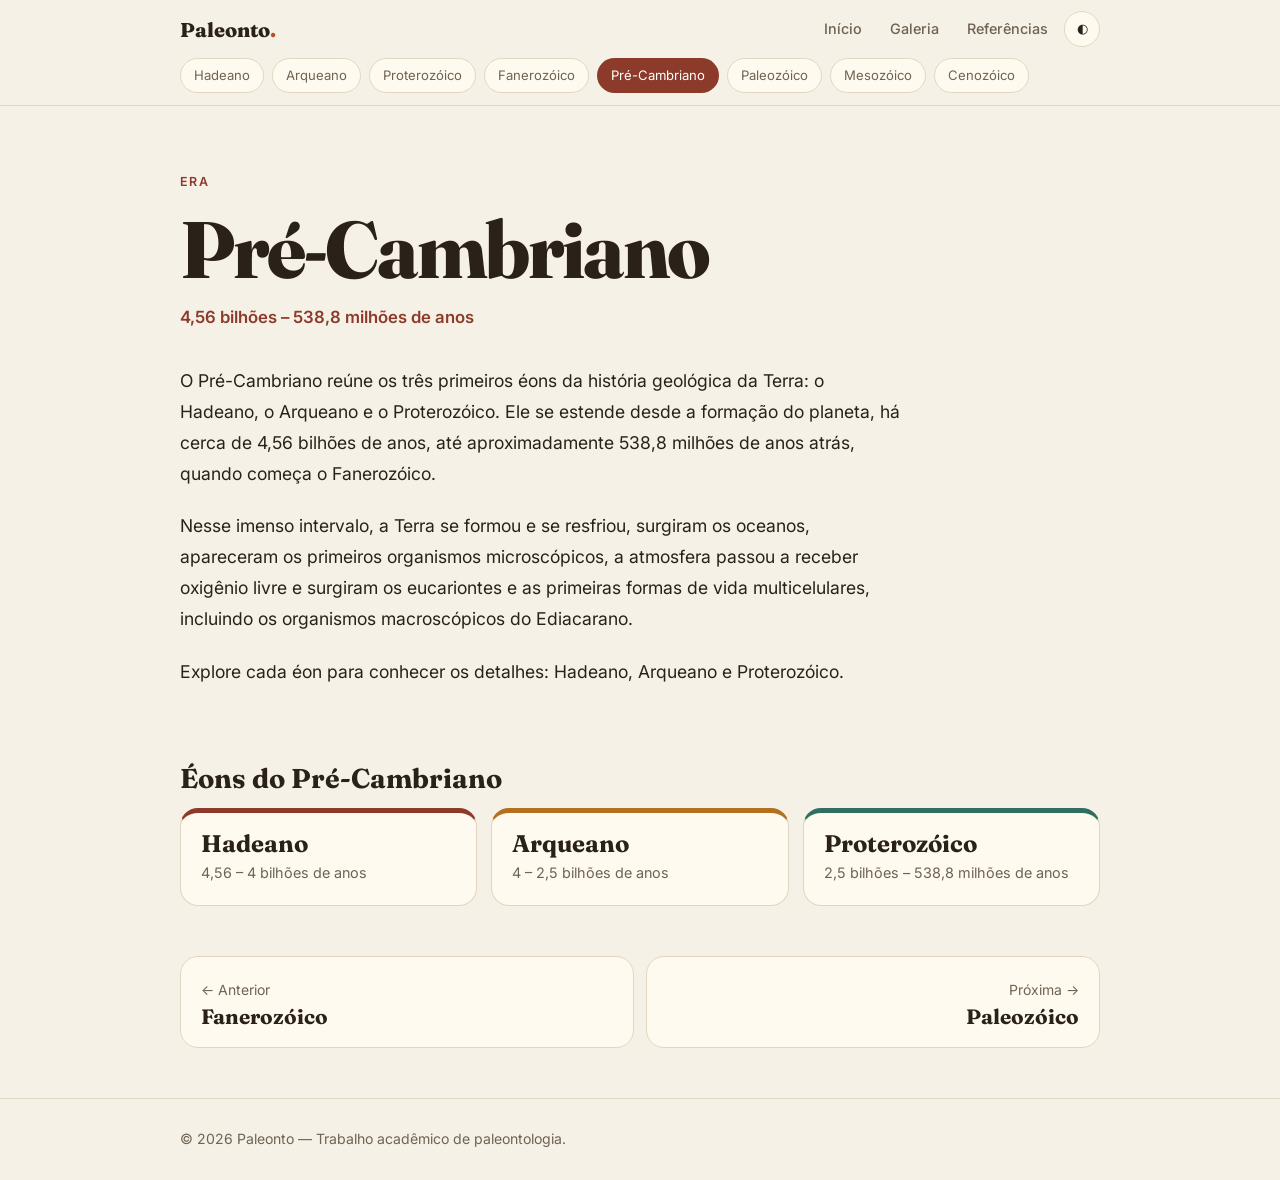
<file: precambriano.html>
<!DOCTYPE html>
<html lang="pt-BR"><head><meta charset="utf-8"><meta name="viewport" content="width=device-width,initial-scale=1">
<title>Pré-Cambriano — Paleonto</title>
<link href="https://fonts.googleapis.com/css2?family=Fraunces:wght@600;800&family=Inter:wght@400;500;600&display=swap" rel="stylesheet">
<link rel="stylesheet" href="style.css"></head>
<body style="--k:var(--c1)">
<header><div class="w bar"><a class="logo" href="index.html">Paleonto<span>.</span></a><nav class="top"><a href="index.html">Início</a><a href="galeria.html">Galeria</a><a href="referencias.html">Referências</a><button id="tg" aria-label="Alternar tema">◐</button></nav></div><div class="trail"><a href="hadeano.html" style="--k:var(--c1)">Hadeano</a><a href="arqueano.html" style="--k:var(--c2)">Arqueano</a><a href="proterozoico.html" style="--k:var(--c3)">Proterozóico</a><a href="fanerozoico.html" style="--k:var(--c4)">Fanerozóico</a><a href="precambriano.html" class="on" style="--k:var(--c1)">Pré-Cambriano</a><a href="paleozoico.html" style="--k:var(--c2)">Paleozóico</a><a href="mesozoico.html" style="--k:var(--c3)">Mesozóico</a><a href="cenozoico.html" style="--k:var(--c4)">Cenozóico</a></div></header>
<main class="w"><div class="hero"><span class="tag">Era</span><h1>Pré-Cambriano</h1><div class="age">4,56 bilhões – 538,8 milhões de anos</div></div><div class="txt"><p>O Pré-Cambriano reúne os três primeiros éons da história geológica da Terra: o Hadeano, o Arqueano e o Proterozóico. Ele se estende desde a formação do planeta, há cerca de 4,56 bilhões de anos, até aproximadamente 538,8 milhões de anos atrás, quando começa o Fanerozóico.</p><p>Nesse imenso intervalo, a Terra se formou e se resfriou, surgiram os oceanos, apareceram os primeiros organismos microscópicos, a atmosfera passou a receber oxigênio livre e surgiram os eucariontes e as primeiras formas de vida multicelulares, incluindo os organismos macroscópicos do Ediacarano.</p><p>Explore cada éon para conhecer os detalhes: Hadeano, Arqueano e Proterozóico.</p></div><h2>Éons do Pré-Cambriano</h2><div class="cards"><a class="card" href="hadeano.html" style="--k:var(--c1)"><h3>Hadeano</h3><span>4,56 – 4 bilhões de anos</span></a><a class="card" href="arqueano.html" style="--k:var(--c2)"><h3>Arqueano</h3><span>4 – 2,5 bilhões de anos</span></a><a class="card" href="proterozoico.html" style="--k:var(--c3)"><h3>Proterozóico</h3><span>2,5 bilhões – 538,8 milhões de anos</span></a></div><div class="pn"><a href="fanerozoico.html"><small>← Anterior</small><b>Fanerozóico</b></a><a href="paleozoico.html"><small>Próxima →</small><b>Paleozóico</b></a></div></main>
<footer><div class="w">© 2026 Paleonto — Trabalho acadêmico de paleontologia.</div></footer>
<script src="script.js"></script></body></html>
</file>
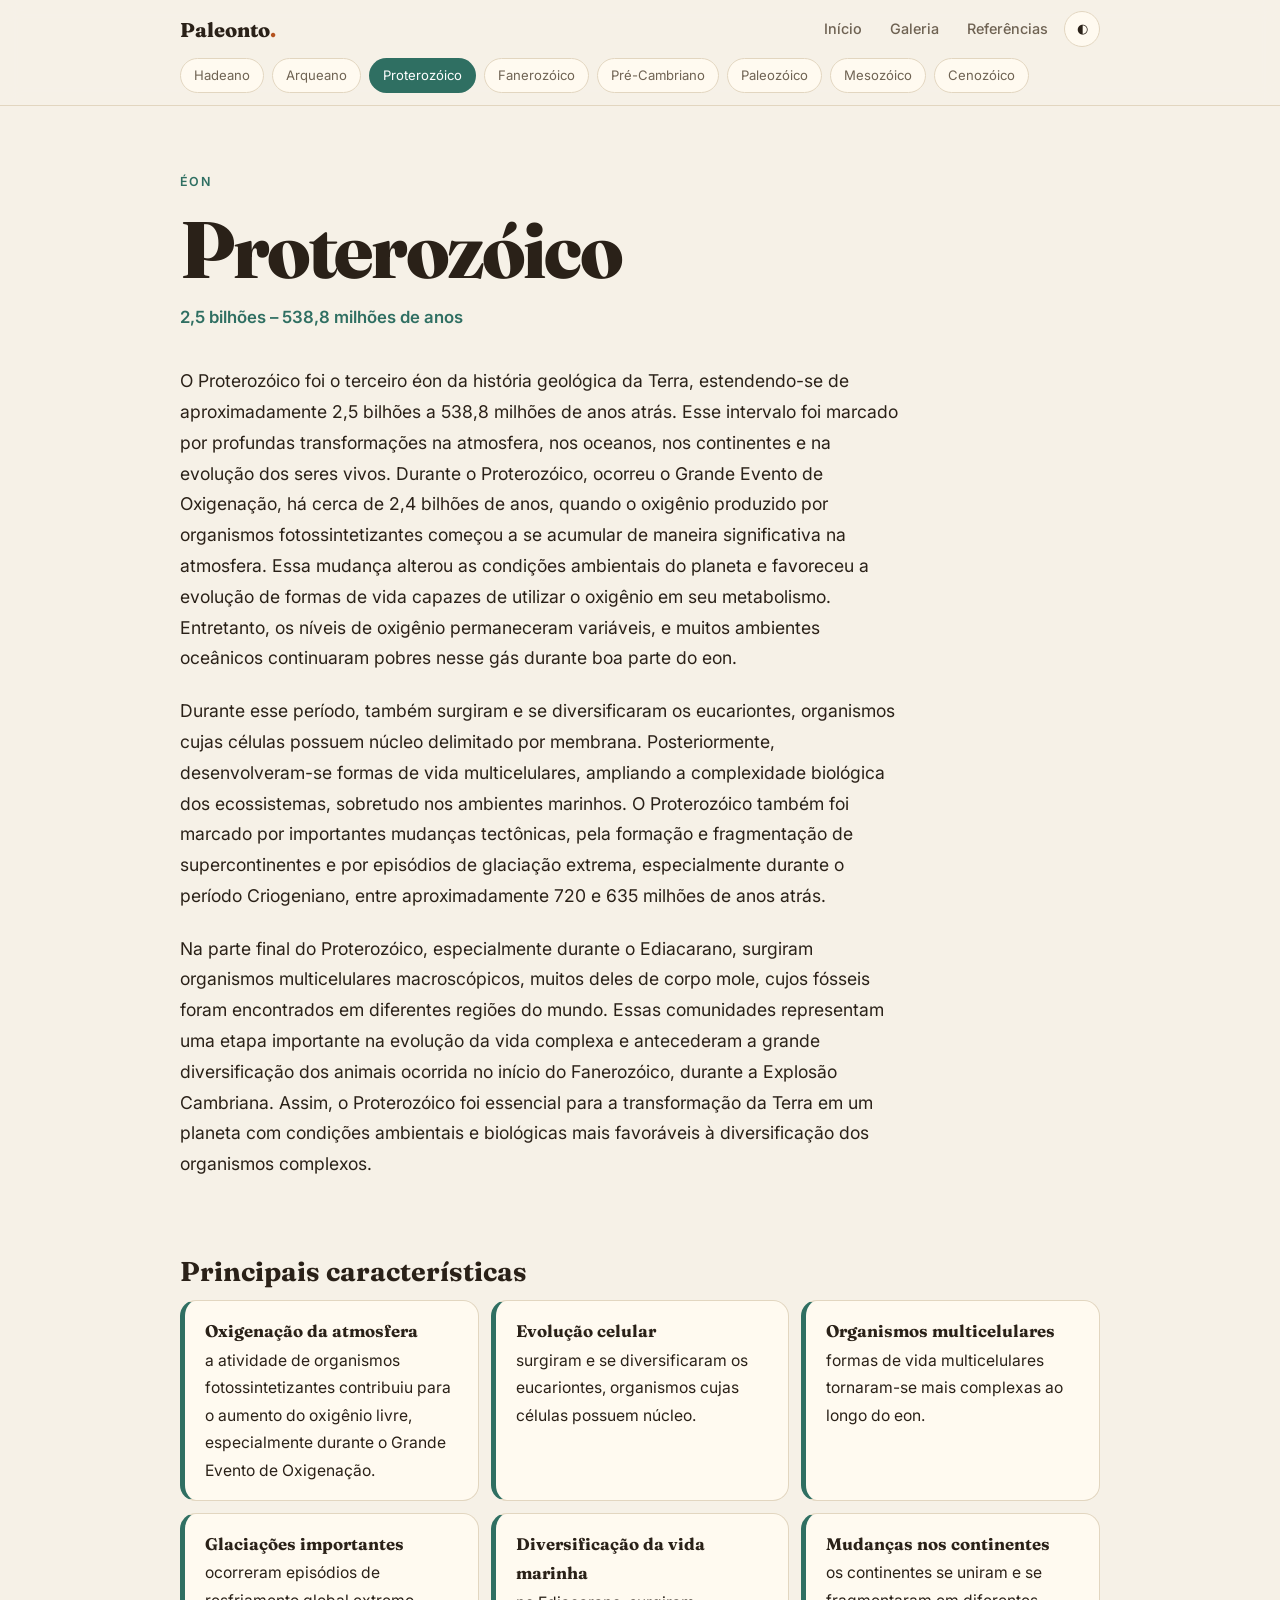
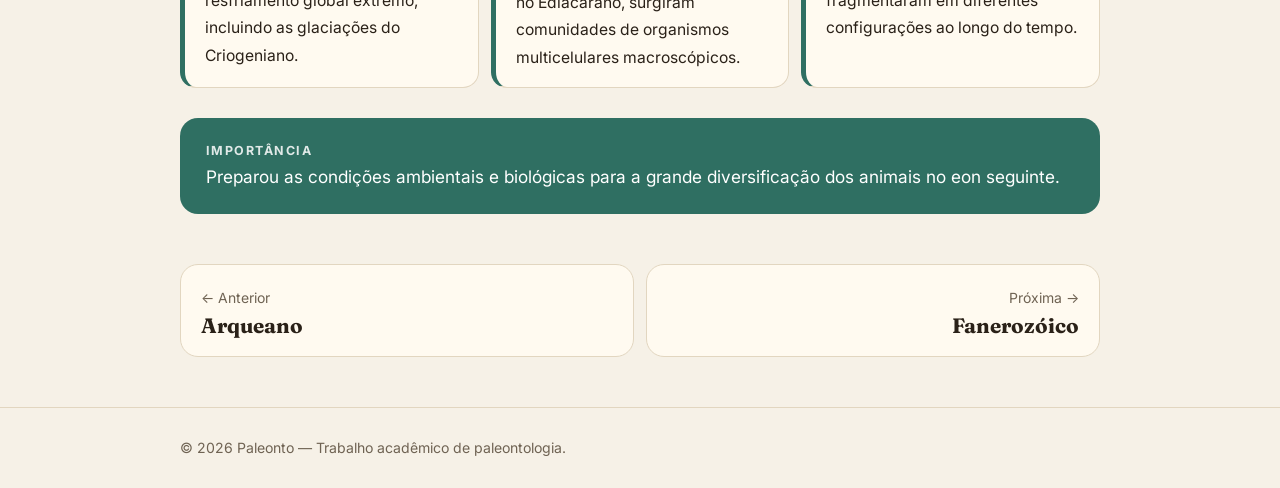
<file: proterozoico.html>
<!DOCTYPE html>
<html lang="pt-BR"><head><meta charset="utf-8"><meta name="viewport" content="width=device-width,initial-scale=1">
<title>Proterozóico — Paleonto</title>
<link href="https://fonts.googleapis.com/css2?family=Fraunces:wght@600;800&family=Inter:wght@400;500;600&display=swap" rel="stylesheet">
<link rel="stylesheet" href="style.css"></head>
<body style="--k:var(--c3)">
<header><div class="w bar"><a class="logo" href="index.html">Paleonto<span>.</span></a><nav class="top"><a href="index.html">Início</a><a href="galeria.html">Galeria</a><a href="referencias.html">Referências</a><button id="tg" aria-label="Alternar tema">◐</button></nav></div><div class="trail"><a href="hadeano.html" style="--k:var(--c1)">Hadeano</a><a href="arqueano.html" style="--k:var(--c2)">Arqueano</a><a href="proterozoico.html" class="on" style="--k:var(--c3)">Proterozóico</a><a href="fanerozoico.html" style="--k:var(--c4)">Fanerozóico</a><a href="precambriano.html" style="--k:var(--c1)">Pré-Cambriano</a><a href="paleozoico.html" style="--k:var(--c2)">Paleozóico</a><a href="mesozoico.html" style="--k:var(--c3)">Mesozóico</a><a href="cenozoico.html" style="--k:var(--c4)">Cenozóico</a></div></header>
<main class="w"><div class="hero"><span class="tag">Éon</span><h1>Proterozóico</h1><div class="age">2,5 bilhões – 538,8 milhões de anos</div></div><div class="txt"><p>O Proterozóico foi o terceiro éon da história geológica da Terra, estendendo-se de aproximadamente 2,5 bilhões a 538,8 milhões de anos atrás. Esse intervalo foi marcado por profundas transformações na atmosfera, nos oceanos, nos continentes e na evolução dos seres vivos. Durante o Proterozóico, ocorreu o Grande Evento de Oxigenação, há cerca de 2,4 bilhões de anos, quando o oxigênio produzido por organismos fotossintetizantes começou a se acumular de maneira significativa na atmosfera. Essa mudança alterou as condições ambientais do planeta e favoreceu a evolução de formas de vida capazes de utilizar o oxigênio em seu metabolismo. Entretanto, os níveis de oxigênio permaneceram variáveis, e muitos ambientes oceânicos continuaram pobres nesse gás durante boa parte do eon.</p><p>Durante esse período, também surgiram e se diversificaram os eucariontes, organismos cujas células possuem núcleo delimitado por membrana. Posteriormente, desenvolveram-se formas de vida multicelulares, ampliando a complexidade biológica dos ecossistemas, sobretudo nos ambientes marinhos. O Proterozóico também foi marcado por importantes mudanças tectônicas, pela formação e fragmentação de supercontinentes e por episódios de glaciação extrema, especialmente durante o período Criogeniano, entre aproximadamente 720 e 635 milhões de anos atrás.</p><p>Na parte final do Proterozóico, especialmente durante o Ediacarano, surgiram organismos multicelulares macroscópicos, muitos deles de corpo mole, cujos fósseis foram encontrados em diferentes regiões do mundo. Essas comunidades representam uma etapa importante na evolução da vida complexa e antecederam a grande diversificação dos animais ocorrida no início do Fanerozóico, durante a Explosão Cambriana. Assim, o Proterozóico foi essencial para a transformação da Terra em um planeta com condições ambientais e biológicas mais favoráveis à diversificação dos organismos complexos.</p></div><h2>Principais características</h2><div class="bl"><div><b>Oxigenação da atmosfera</b>a atividade de organismos fotossintetizantes contribuiu para o aumento do oxigênio livre, especialmente durante o Grande Evento de Oxigenação.</div><div><b>Evolução celular</b>surgiram e se diversificaram os eucariontes, organismos cujas células possuem núcleo.</div><div><b>Organismos multicelulares</b>formas de vida multicelulares tornaram-se mais complexas ao longo do eon.</div><div><b>Glaciações importantes</b>ocorreram episódios de resfriamento global extremo, incluindo as glaciações do Criogeniano.</div><div><b>Diversificação da vida marinha</b>no Ediacarano, surgiram comunidades de organismos multicelulares macroscópicos.</div><div><b>Mudanças nos continentes</b>os continentes se uniram e se fragmentaram em diferentes configurações ao longo do tempo.</div></div><div class="imp"><b>Importância</b>Preparou as condições ambientais e biológicas para a grande diversificação dos animais no eon seguinte.</div><div class="pn"><a href="arqueano.html"><small>← Anterior</small><b>Arqueano</b></a><a href="fanerozoico.html"><small>Próxima →</small><b>Fanerozóico</b></a></div></main>
<footer><div class="w">© 2026 Paleonto — Trabalho acadêmico de paleontologia.</div></footer>
<script src="script.js"></script></body></html>
</file>
<file: style.css>
:root{--bg:#f6f1e7;--surface:#fffaf0;--ink:#2a2118;--muted:#6f6353;--line:#e2d6c0;--accent:#b4531f;--c1:#8c3b2a;--c2:#b4701f;--c3:#2f6f62;--c4:#3b5b8c;color-scheme:light}
:root[data-theme=dark]{--bg:#15110d;--surface:#1f1913;--ink:#f1e8d8;--muted:#a89a85;--line:#352c21;--accent:#e8844a;--c1:#d9695a;--c2:#e0a34a;--c3:#6fc0ad;--c4:#7fa3dc;color-scheme:dark}
*,*::before,*::after{box-sizing:border-box}
html{scroll-behavior:smooth}
body{margin:0;background:var(--bg);color:var(--ink);font:400 1.05rem/1.75 Inter,system-ui,-apple-system,"Segoe UI",sans-serif}
h1,h2,h3{font-family:Fraunces,Georgia,serif;line-height:1.12;margin:0}
a{color:inherit}.w{max-width:960px;margin:0 auto;padding:0 20px}
header{position:sticky;top:0;z-index:20;background:color-mix(in srgb,var(--bg) 88%,transparent);backdrop-filter:blur(10px);border-bottom:1px solid var(--line)}
.bar{display:flex;align-items:center;justify-content:space-between;height:58px}
.logo{font:800 1.25rem Fraunces,Georgia,serif;text-decoration:none}.logo span{color:var(--accent)}
.top{display:flex;gap:4px;align-items:center}
.top a{text-decoration:none;font-size:.9rem;font-weight:500;color:var(--muted);padding:7px 12px;border-radius:99px}
.top a:hover,.top a.on{color:var(--ink);background:var(--surface)}
#tg{border:1px solid var(--line);background:var(--surface);color:var(--ink);width:36px;height:36px;border-radius:50%;cursor:pointer}
.trail{display:flex;gap:8px;overflow-x:auto;padding:0 20px 12px;max-width:960px;margin:0 auto;scrollbar-width:none}
.trail a{flex:none;font-size:.82rem;text-decoration:none;padding:5px 13px;border-radius:99px;border:1px solid var(--line);background:var(--surface);color:var(--muted)}
.trail a.on{background:var(--k,var(--accent));border-color:transparent;color:#fff}
.hero{padding:70px 0 30px}
.tag{font-size:.78rem;font-weight:600;letter-spacing:.12em;text-transform:uppercase;color:var(--k,var(--accent))}
.hero h1{font-size:clamp(2.6rem,8vw,5rem);font-weight:800;letter-spacing:-.03em;margin:10px 0 6px}
.age{font-weight:600;color:var(--k,var(--accent))}
.txt{padding:10px 0 20px}
.facts{display:grid;grid-template-columns:repeat(auto-fit,minmax(200px,1fr));gap:12px;margin:10px 0 36px}
.facts div,.card,.per div{background:var(--surface);border:1px solid var(--line);border-radius:18px;padding:18px 20px}
.facts small{display:block;color:var(--muted);font-size:.78rem;font-weight:600;text-transform:uppercase;letter-spacing:.08em}
.facts b{font:600 1.05rem Fraunces,Georgia,serif}
h2{font-size:1.7rem;margin:34px 0 14px}
.per{display:grid;grid-template-columns:repeat(auto-fit,minmax(260px,1fr));gap:12px}
.per div{border-left:5px solid var(--k)}.per b{font:700 1.2rem Fraunces,Georgia,serif;display:block}.per span{color:var(--muted);font-size:.95rem}
.pn{display:grid;grid-template-columns:1fr 1fr;gap:12px;margin:50px 0}
.pn a{text-decoration:none;background:var(--surface);border:1px solid var(--line);border-radius:18px;padding:18px 20px;transition:.2s}
.pn a:hover{transform:translateY(-3px);border-color:var(--k,var(--accent))}.pn small{color:var(--muted)}.pn b{display:block;font:700 1.3rem Fraunces,Georgia,serif}.pn a:last-child{text-align:right}
.map{display:flex;height:70px;gap:2px;border-radius:16px;overflow:hidden;margin:26px 0 8px}
.map a{color:#fff;font-weight:600;font-size:.82rem;padding:9px 10px;display:flex;align-items:flex-end;text-decoration:none;opacity:.8;transition:.2s}.map a:hover{opacity:1;flex-grow:1.2}
.cards{display:grid;grid-template-columns:repeat(auto-fit,minmax(250px,1fr));gap:14px}
.card{text-decoration:none;border-top:5px solid var(--k);transition:.2s}.card:hover{transform:translateY(-4px)}.card h3{font-size:1.5rem}.card span{color:var(--muted);font-size:.9rem}
.gal{display:grid;grid-template-columns:repeat(auto-fill,minmax(260px,1fr));gap:16px}
.gal figure{margin:0;background:var(--surface);border:1px solid var(--line);border-radius:20px;overflow:hidden}
.ph{height:180px;display:grid;place-items:center;font-size:4rem;background:linear-gradient(135deg,var(--k),color-mix(in srgb,var(--k) 40%,var(--bg)))}
.gal figcaption{padding:14px 18px;font-size:.92rem;color:var(--muted)}.gal figcaption b{color:var(--ink);display:block}
.refs{padding-left:20px}.refs li{margin-bottom:16px;max-width:64ch}
footer{border-top:1px solid var(--line);padding:28px 0;color:var(--muted);font-size:.88rem}
@media(prefers-reduced-motion:reduce){html{scroll-behavior:auto}}
.txt p{font-size:1.1rem;max-width:66ch;margin:0 0 22px}.bl{display:grid;grid-template-columns:repeat(auto-fit,minmax(280px,1fr));gap:12px}.bl div{background:var(--surface);border:1px solid var(--line);border-left:5px solid var(--k);border-radius:16px;padding:16px 20px;font-size:.98rem}.bl b{display:block;font-family:Fraunces,Georgia,serif;font-size:1.05rem}.imp{margin:30px 0 0;background:var(--k);color:#fff;border-radius:18px;padding:22px 26px;font-size:1.08rem}.imp b{display:block;font-size:.78rem;letter-spacing:.12em;text-transform:uppercase;opacity:.85}.refs a{color:var(--accent);word-break:break-all}
.hero{padding:60px 0 24px}.hero h1{margin-bottom:8px}.sub{max-width:62ch;color:var(--muted);margin:20px 0 0}
</file>
